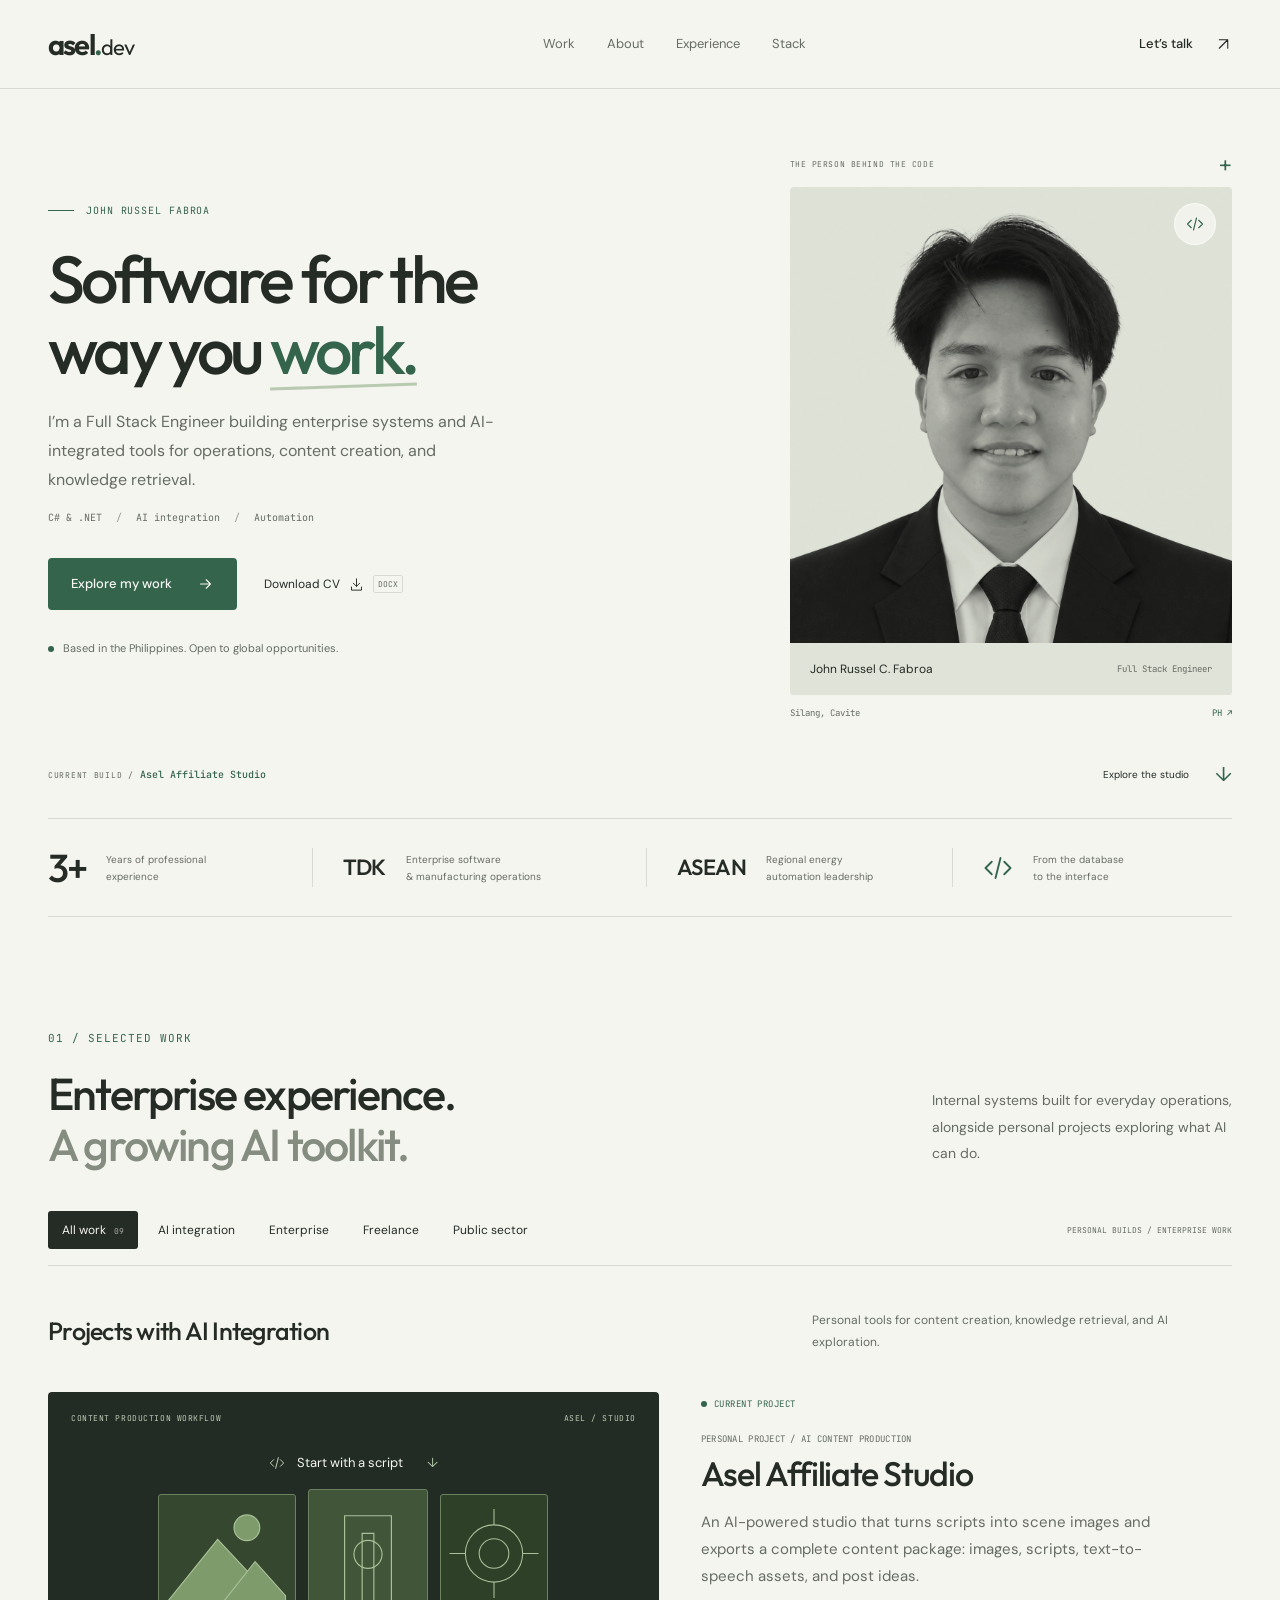
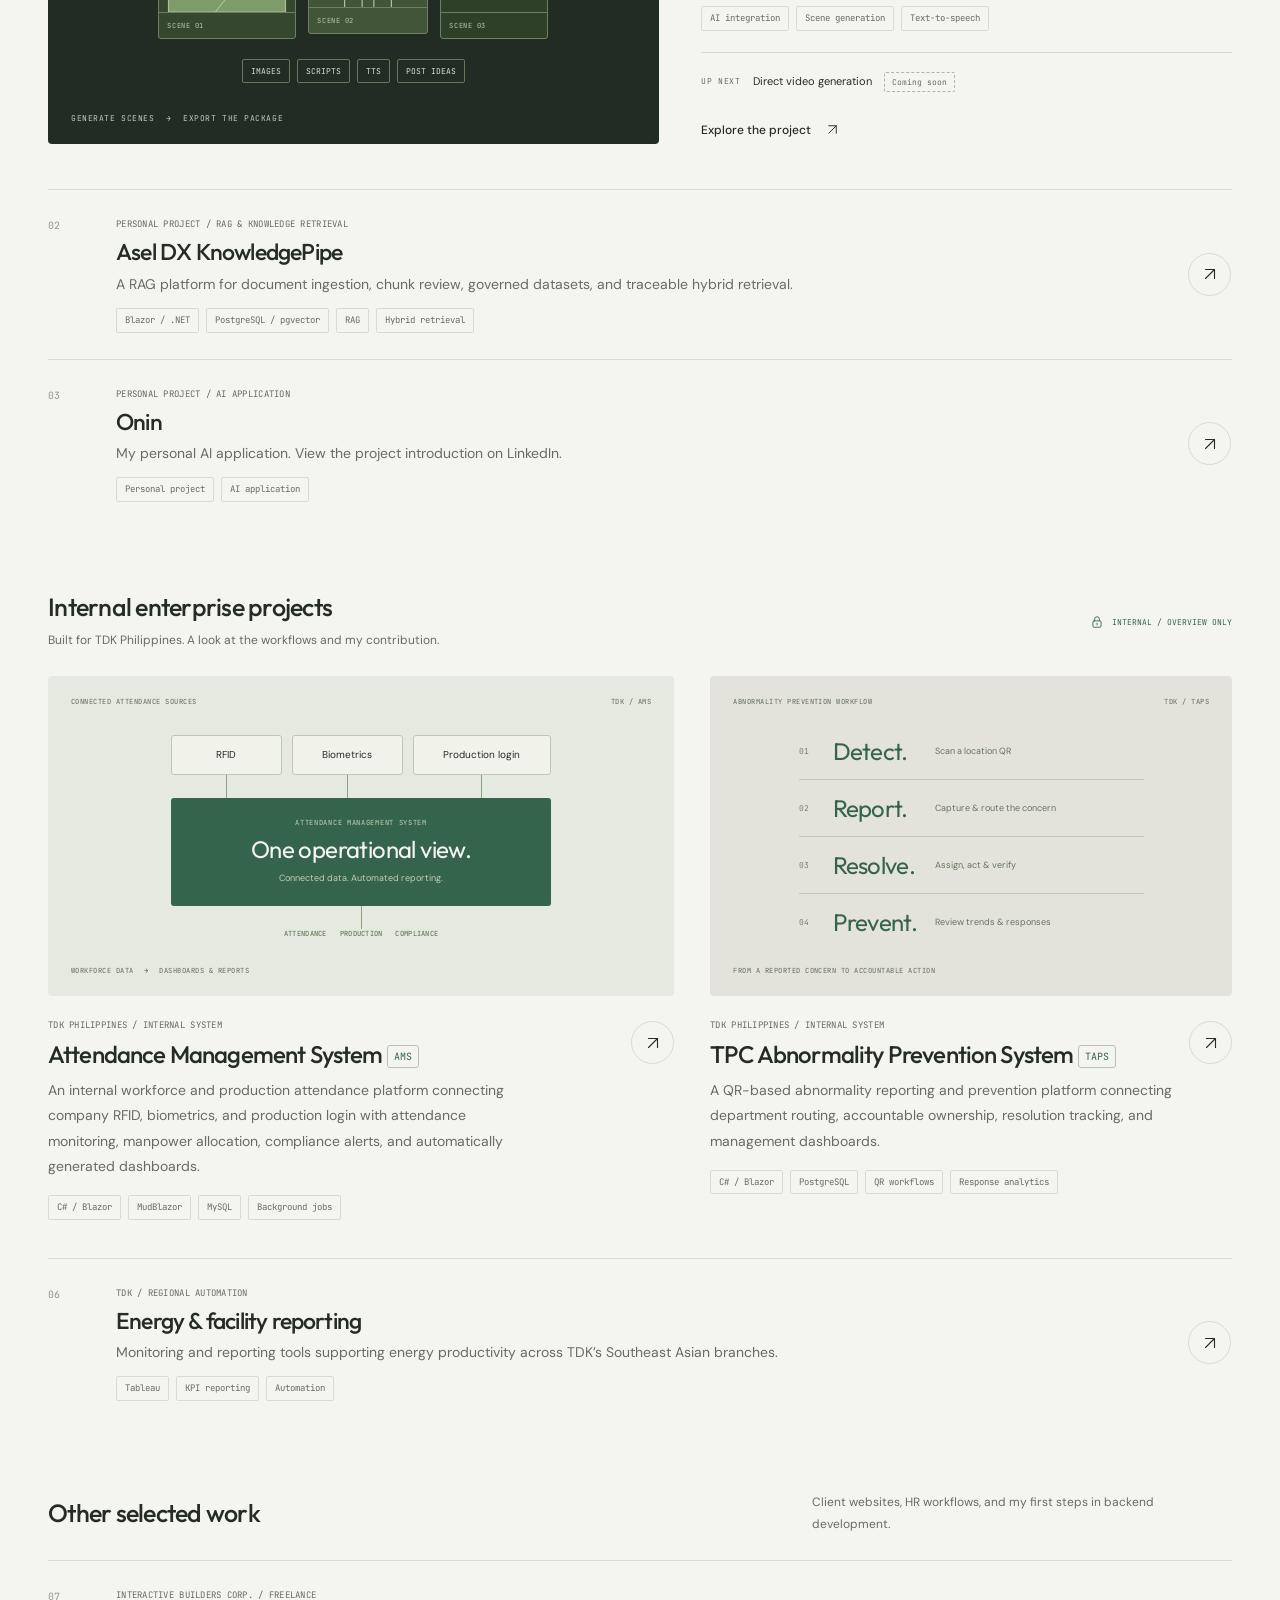
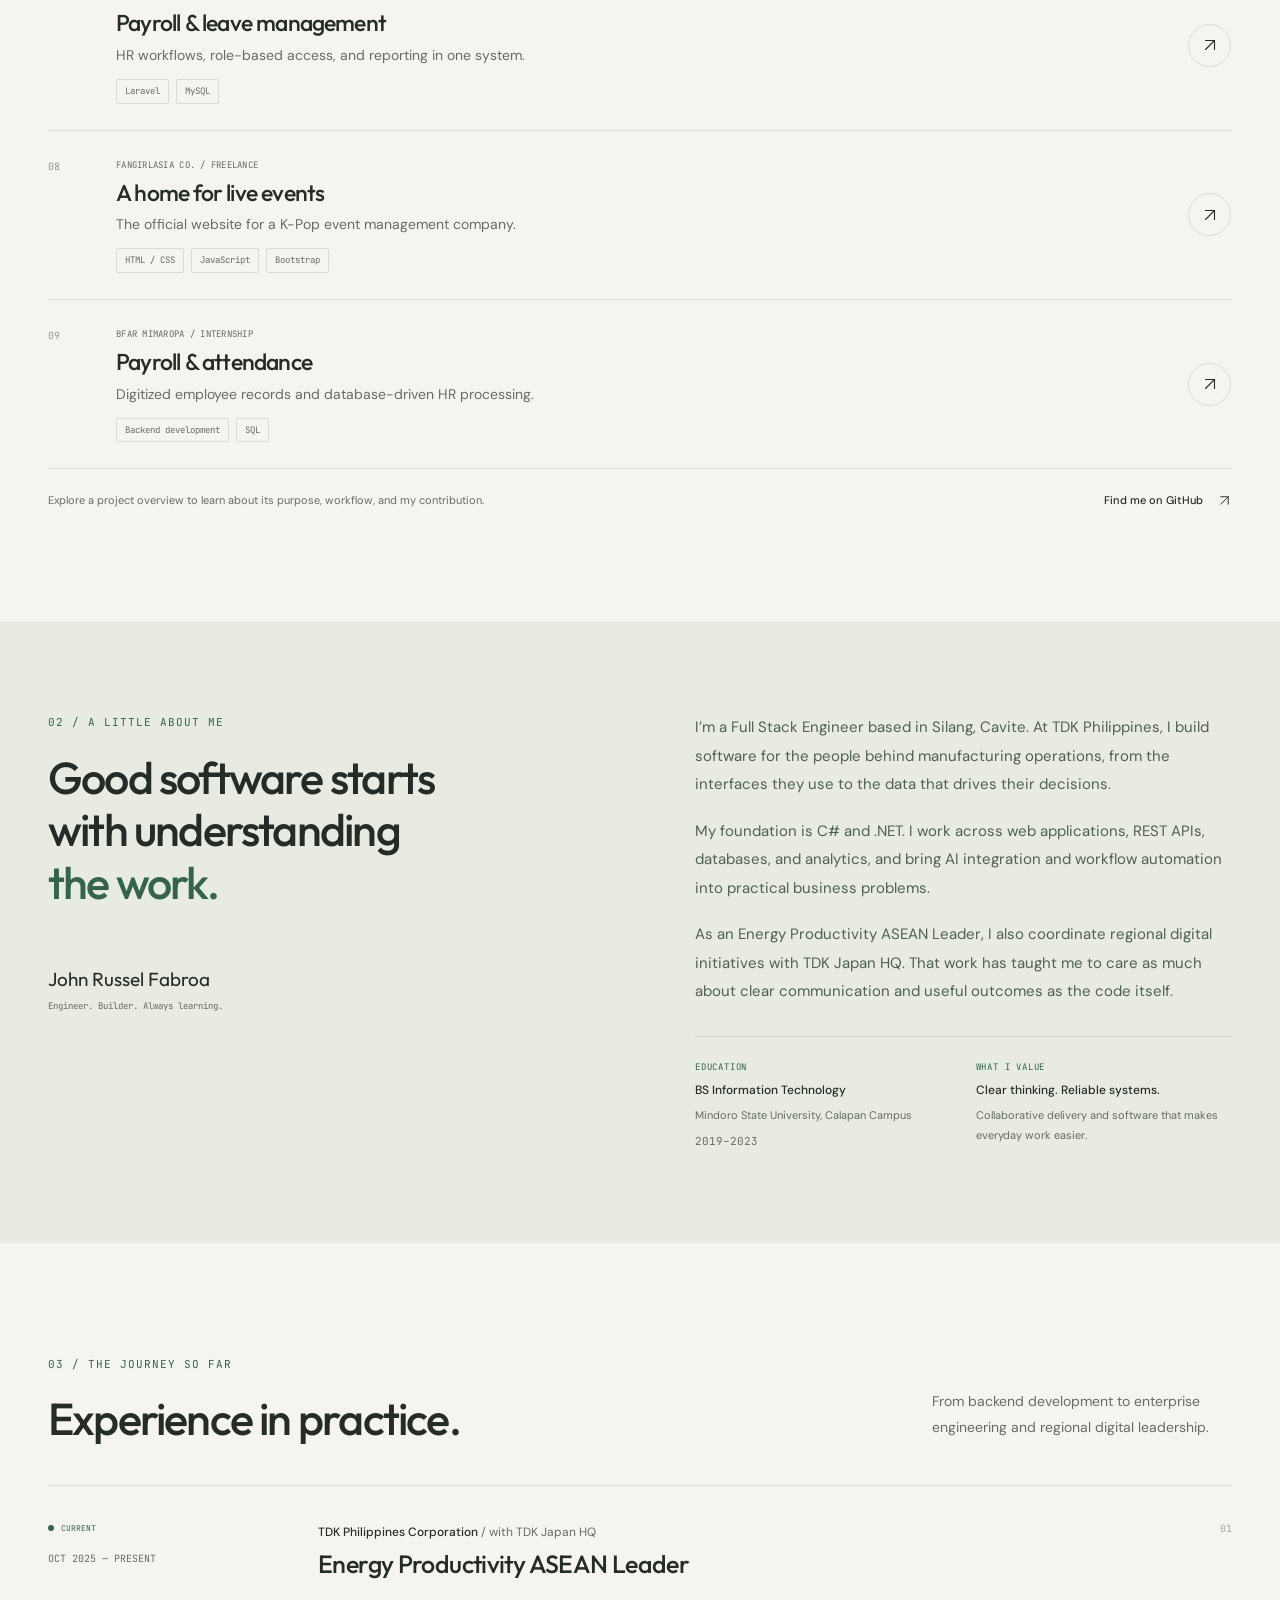
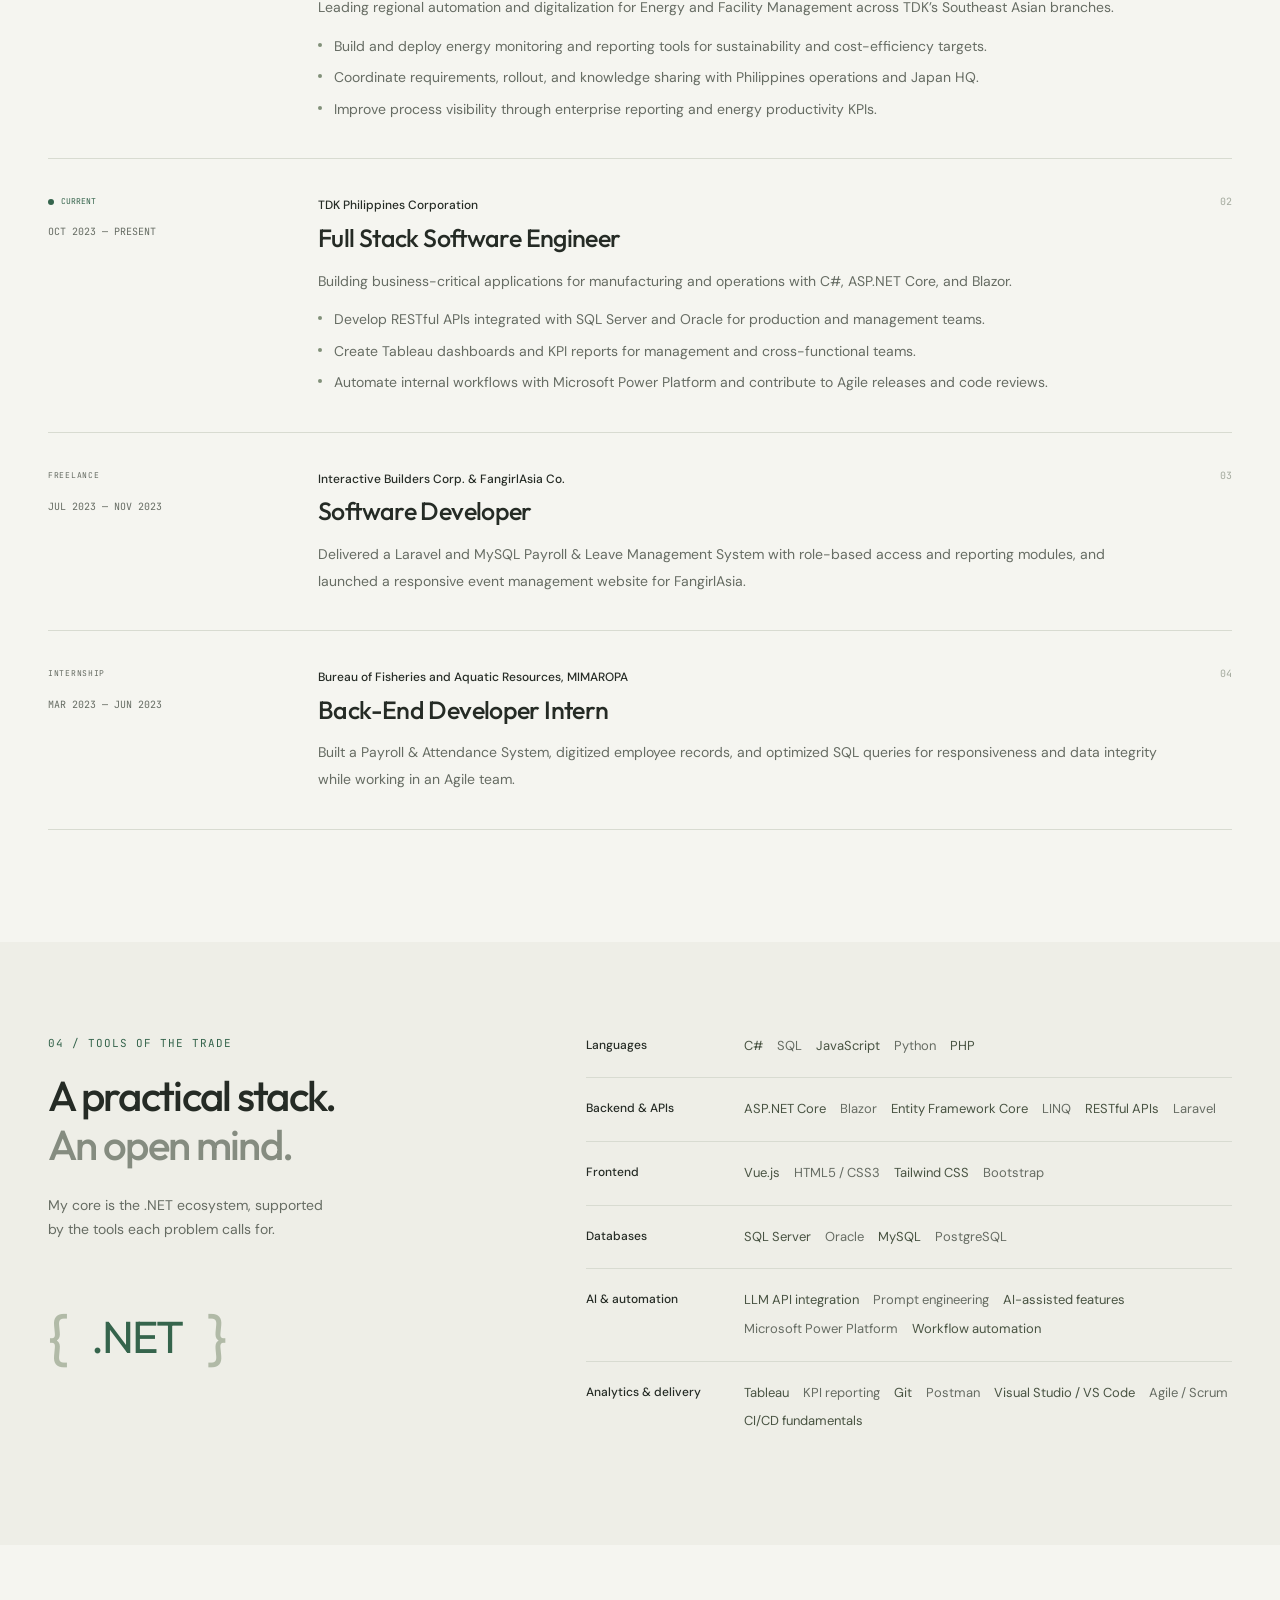
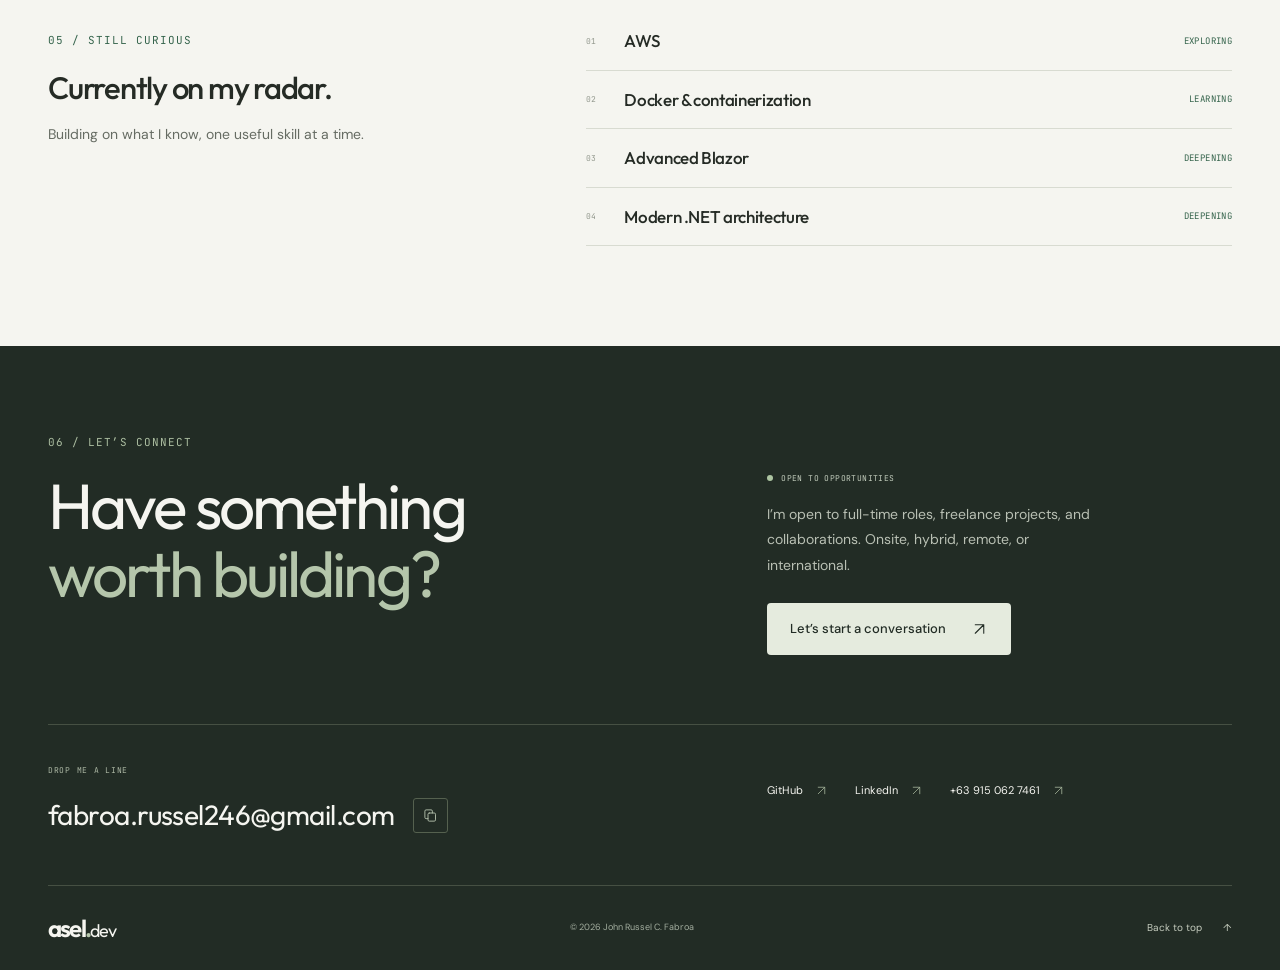
<file: index-v2.html>
<!DOCTYPE html>
<html lang="en">
<head>
  <meta charset="UTF-8">
  <meta name="viewport" content="width=device-width, initial-scale=1">
  <meta name="theme-color" content="#f5f5f0">
  <meta name="description" content="John Russel Fabroa is a Full Stack Engineer specializing in C#, .NET, enterprise applications, AI integration, and automation. Based in Silang, Cavite, Philippines.">
  <meta property="og:type" content="website">
  <meta property="og:title" content="John Russel Fabroa — Full Stack Engineer">
  <meta property="og:description" content="Explore my AI integration projects, Asel Affiliate Studio and KnowledgePipe, alongside internal TDK enterprise systems AMS and TAPS.">
  <meta property="og:url" content="https://russelfabroa.github.io/AselDevPortfolio/index-v2.html">
  <meta property="og:image" content="https://russelfabroa.github.io/AselDevPortfolio/images/russel3.png">
  <title>John Russel Fabroa — Full Stack Engineer</title>
  <link rel="icon" href="images/favicon.svg" type="image/svg+xml">
  <link rel="preconnect" href="https://fonts.googleapis.com">
  <link rel="preconnect" href="https://fonts.gstatic.com" crossorigin>
  <link href="https://fonts.googleapis.com/css2?family=Outfit:wght@400;450;500;550;600;650;700&family=DM+Sans:wght@400;450;500;600&family=JetBrains+Mono:wght@400;500&display=swap" rel="stylesheet">
  <link rel="stylesheet" href="css/portfolio.css">
  <script src="js/portfolio.js" defer></script>
</head>
<body>
  <a class="skip-link" href="#main">Skip to content</a>
  <svg class="icon-definitions" xmlns="http://www.w3.org/2000/svg" aria-hidden="true">
    <symbol id="icon-arrow" viewBox="0 0 24 24"><path d="M5 12h14m-6-6 6 6-6 6"/></symbol>
    <symbol id="icon-diagonal" viewBox="0 0 24 24"><path d="M6 18 18 6M6 6h12v12"/></symbol>
    <symbol id="icon-download" viewBox="0 0 24 24"><path d="M12 3v12m-5-5 5 5 5-5M4 16v5h16v-5"/></symbol>
    <symbol id="icon-code" viewBox="0 0 24 24"><path d="m7 7-5 5 5 5m10-10 5 5-5 5m-3-13-4 16"/></symbol>
    <symbol id="icon-copy" viewBox="0 0 24 24"><rect x="8" y="8" width="12" height="13" rx="2"/><path d="M15 8V5a2 2 0 0 0-2-2H5a2 2 0 0 0-2 2v10a2 2 0 0 0 2 2h3"/></symbol>
    <symbol id="icon-close" viewBox="0 0 24 24"><path d="m6 6 12 12M6 18 18 6"/></symbol>
    <symbol id="icon-lock" viewBox="0 0 24 24"><rect x="5" y="10" width="14" height="11" rx="2"/><path d="M8 10V7a4 4 0 0 1 8 0v3M12 14v3"/></symbol>
    <symbol id="icon-check" viewBox="0 0 24 24"><path d="m5 12 4 4L19 6"/></symbol>
  </svg>

  <header class="site-header">
    <div class="container header-inner">
      <a class="wordmark" href="#hero" aria-label="Asel.dev — back to home">asel<span class="wordmark-dot">.</span><span class="wordmark-suffix">dev</span></a>
      <nav class="desktop-nav" aria-label="Main navigation">
        <a href="#projects">Work</a>
        <a href="#about">About</a>
        <a href="#experience">Experience</a>
        <a href="#skills">Stack</a>
      </nav>
      <a class="header-contact" href="#contact">Let’s talk <svg class="icon" aria-hidden="true"><use href="#icon-diagonal"/></svg></a>
      <button class="menu-toggle" type="button" aria-expanded="false" aria-controls="mobile-nav" aria-label="Open navigation"><span></span><span></span></button>
    </div>
    <nav class="mobile-nav container" id="mobile-nav" aria-label="Mobile navigation" hidden>
      <a href="#projects">Work <span>01</span></a>
      <a href="#about">About <span>02</span></a>
      <a href="#experience">Experience <span>03</span></a>
      <a href="#skills">Stack <span>04</span></a>
      <a href="#contact">Let’s talk <svg class="icon" aria-hidden="true"><use href="#icon-diagonal"/></svg></a>
    </nav>
  </header>

  <main id="main">
    <section class="hero container" id="hero" aria-labelledby="hero-title">
      <div class="hero-copy">
        <p class="eyebrow hero-intro"><span class="small-line"></span> JOHN RUSSEL FABROA</p>
        <h1 id="hero-title">Software for the<br>way you <span class="accent-text">work.</span></h1>
        <p class="hero-description">I’m a Full Stack Engineer building enterprise systems and AI-integrated tools for operations, content creation, and knowledge retrieval.</p>
        <p class="hero-specialty">C# &amp; .NET <span aria-hidden="true">/</span> AI integration <span aria-hidden="true">/</span> Automation</p>
        <div class="hero-actions">
          <a class="button button-primary" href="#projects">Explore my work <svg class="icon" aria-hidden="true"><use href="#icon-arrow"/></svg></a>
          <a class="cv-link" href="documents/John-Russel-Fabroa-CV-2026.docx" download>Download CV <svg class="icon" aria-hidden="true"><use href="#icon-download"/></svg><span class="file-type">DOCX</span></a>
        </div>
        <div class="hero-location"><span class="status-dot" aria-hidden="true"></span><span>Based in the Philippines. Open to global opportunities.</span></div>
      </div>
      <div class="hero-visual">
        <div class="portrait-topline"><span class="eyebrow">THE PERSON BEHIND THE CODE</span><span class="portrait-cross" aria-hidden="true">+</span></div>
        <figure class="portrait">
          <img src="images/russel3.png" alt="John Russel Fabroa in a suit and tie" width="1024" height="1024" fetchpriority="high">
          <div class="portrait-stamp" aria-hidden="true"><svg class="icon"><use href="#icon-code"/></svg></div>
          <figcaption><span>John Russel C. Fabroa</span><span>Full Stack Engineer</span></figcaption>
        </figure>
        <div class="portrait-bottomline"><span>Silang, Cavite</span><span>PH <span aria-hidden="true">↗</span></span></div>
      </div>
      <div class="hero-bottom"><span class="eyebrow">CURRENT BUILD / <strong>Asel Affiliate Studio</strong></span><a href="#affiliate-studio">Explore the studio <span aria-hidden="true">↓</span></a></div>
    </section>

    <div class="credentials container" aria-label="Professional highlights">
      <div class="credential"><strong>3+</strong><span>Years of professional<br>experience</span></div>
      <div class="credential"><span class="credential-word">TDK</span><span>Enterprise software<br>&amp; manufacturing operations</span></div>
      <div class="credential"><span class="credential-word">ASEAN</span><span>Regional energy<br>automation leadership</span></div>
      <div class="credential credential-last"><svg class="icon" aria-hidden="true"><use href="#icon-code"/></svg><span>From the database<br>to the interface</span></div>
    </div>

    <section class="section container" id="projects" aria-labelledby="projects-title">
      <div class="section-heading reveal">
        <div>
          <p class="eyebrow section-index">01 / SELECTED WORK</p>
          <h2 id="projects-title">Enterprise experience.<br><span class="muted-heading">A growing AI toolkit.</span></h2>
        </div>
        <p class="section-description">Internal systems built for everyday operations, alongside personal projects exploring what AI can do.</p>
      </div>
      <div class="work-toolbar reveal">
        <div class="project-filters" role="group" aria-label="Filter projects">
          <button type="button" class="filter-button" data-filter="all" aria-pressed="true">All work <span>09</span></button>
          <button type="button" class="filter-button" data-filter="ai" aria-pressed="false">AI integration</button>
          <button type="button" class="filter-button" data-filter="enterprise" aria-pressed="false">Enterprise</button>
          <button type="button" class="filter-button" data-filter="freelance" aria-pressed="false">Freelance</button>
          <button type="button" class="filter-button" data-filter="public" aria-pressed="false">Public sector</button>
        </div>
        <span class="work-note">PERSONAL BUILDS / ENTERPRISE WORK</span>
      </div>

      <div class="project-group" id="ai-projects" data-project-group aria-labelledby="ai-projects-title">
        <div class="project-group-heading reveal">
          <h3 id="ai-projects-title">Projects with AI Integration</h3>
          <p>Personal tools for content creation, knowledge retrieval, and AI exploration.</p>
        </div>
        <div class="project-grid">
          <article class="project ai-feature reveal" id="affiliate-studio" data-category="ai">
            <div class="project-art studio-art" aria-hidden="true">
              <div class="art-topline"><span>CONTENT PRODUCTION WORKFLOW</span><span>ASEL / STUDIO</span></div>
              <div class="studio-illustration">
                <div class="studio-input"><svg class="icon"><use href="#icon-code"/></svg><span>Start with a script</span><span class="studio-input-arrow">↓</span></div>
                <div class="studio-frames">
                  <div class="studio-frame"><svg viewBox="0 0 100 100"><circle cx="67" cy="28" r="11"/><path d="M0 90 42 38 100 100H0Z"/><path d="m40 100 34-43 26 29v14Z"/></svg><span>SCENE 01</span></div>
                  <div class="studio-frame"><svg viewBox="0 0 100 100"><path d="M30 100V22h40v78M45 100V37h10v63"/><circle cx="50" cy="55" r="12"/></svg><span>SCENE 02</span></div>
                  <div class="studio-frame"><svg viewBox="0 0 100 100"><circle cx="50" cy="50" r="27"/><circle cx="50" cy="50" r="14"/><path d="M50 8v15m0 54v15M8 50h15m54 0h15"/></svg><span>SCENE 03</span></div>
                </div>
                <div class="studio-export"><span>IMAGES</span><span>SCRIPTS</span><span>TTS</span><span>POST IDEAS</span></div>
              </div>
              <div class="art-bottomline"><span>GENERATE SCENES <span class="art-arrow">→</span> EXPORT THE PACKAGE</span></div>
            </div>
            <div class="ai-feature-copy">
              <span class="project-badge"><span class="status-dot" aria-hidden="true"></span> CURRENT PROJECT</span>
              <p class="project-type">PERSONAL PROJECT / AI CONTENT PRODUCTION</p>
              <h4>Asel Affiliate Studio</h4>
              <p class="project-description">An AI-powered studio that turns scripts into scene images and exports a complete content package: images, scripts, text-to-speech assets, and post ideas.</p>
              <div class="project-tags"><span>AI integration</span><span>Scene generation</span><span>Text-to-speech</span></div>
              <div class="feature-roadmap"><span class="eyebrow">UP NEXT</span><span>Direct video generation</span><span class="roadmap-label">Coming soon</span></div>
              <button class="text-link overview-link" type="button" data-project="affiliate" aria-label="Read overview of Asel Affiliate Studio">Explore the project <svg class="icon" aria-hidden="true"><use href="#icon-diagonal"/></svg></button>
            </div>
          </article>
          <article class="project project-compact reveal" data-category="ai">
            <span class="project-number">02</span>
            <div class="compact-content">
              <p class="project-type">PERSONAL PROJECT / RAG &amp; KNOWLEDGE RETRIEVAL</p>
              <h4>Asel DX KnowledgePipe</h4>
              <p class="project-description">A RAG platform for document ingestion, chunk review, governed datasets, and traceable hybrid retrieval.</p>
              <div class="project-tags"><span>Blazor / .NET</span><span>PostgreSQL / pgvector</span><span>RAG</span><span>Hybrid retrieval</span></div>
            </div>
            <button class="project-open" type="button" data-project="knowledgepipe" aria-label="Read overview of Asel DX KnowledgePipe"><svg class="icon" aria-hidden="true"><use href="#icon-diagonal"/></svg></button>
          </article>
          <article class="project project-compact reveal" data-category="ai">
            <span class="project-number">03</span>
            <div class="compact-content">
              <p class="project-type">PERSONAL PROJECT / AI APPLICATION</p>
              <h4>Onin</h4>
              <p class="project-description">My personal AI application. View the project introduction on LinkedIn.</p>
              <div class="project-tags"><span>Personal project</span><span>AI application</span></div>
            </div>
            <a class="project-open" href="https://lnkd.in/p/gQU9wRmu" target="_blank" rel="noopener noreferrer" aria-label="View the Onin project introduction on LinkedIn"><svg class="icon" aria-hidden="true"><use href="#icon-diagonal"/></svg></a>
          </article>
        </div>
      </div>

      <div class="project-group" id="internal-projects" data-project-group aria-labelledby="internal-projects-title">
        <div class="project-group-heading reveal">
          <div><h3 id="internal-projects-title">Internal enterprise projects</h3><p>Built for TDK Philippines. A look at the workflows and my contribution.</p></div>
          <span class="internal-badge"><svg class="icon" aria-hidden="true"><use href="#icon-lock"/></svg> INTERNAL / OVERVIEW ONLY</span>
        </div>
        <div class="project-grid">
          <article class="project project-featured reveal" data-category="enterprise">
            <div class="project-art ams-art" aria-hidden="true">
              <div class="art-topline"><span>CONNECTED ATTENDANCE SOURCES</span><span>TDK / AMS</span></div>
              <div class="ams-workflow">
                <div class="ams-sources"><span>RFID</span><span>Biometrics</span><span>Production login</span></div>
                <div class="ams-source-lines"><span></span><span></span><span></span></div>
                <div class="ams-core"><span class="node-label">ATTENDANCE MANAGEMENT SYSTEM</span><strong>One operational view.</strong><span>Connected data. Automated reporting.</span></div>
                <div class="ams-output-line"></div>
                <div class="ams-outputs"><span>ATTENDANCE</span><span>PRODUCTION</span><span>COMPLIANCE</span></div>
              </div>
              <div class="art-bottomline"><span>WORKFORCE DATA <span class="art-arrow">→</span> DASHBOARDS &amp; REPORTS</span></div>
            </div>
            <div class="project-caption">
              <div><p class="project-type">TDK PHILIPPINES / INTERNAL SYSTEM</p><h4>Attendance Management System <span class="project-acronym">AMS</span></h4></div>
              <button class="project-open" type="button" data-project="ams" aria-label="Read overview of Attendance Management System (AMS)"><svg class="icon" aria-hidden="true"><use href="#icon-diagonal"/></svg></button>
            </div>
            <p class="project-description">An internal workforce and production attendance platform connecting company RFID, biometrics, and production login with attendance monitoring, manpower allocation, compliance alerts, and automatically generated dashboards.</p>
            <div class="project-tags"><span>C# / Blazor</span><span>MudBlazor</span><span>MySQL</span><span>Background jobs</span></div>
          </article>
          <article class="project project-featured reveal" data-category="enterprise" style="--reveal-delay: 100ms">
            <div class="project-art taps-art" aria-hidden="true">
              <div class="art-topline"><span>ABNORMALITY PREVENTION WORKFLOW</span><span>TDK / TAPS</span></div>
              <div class="taps-workflow">
                <div><span class="taps-step">01</span><strong>Detect.</strong><span>Scan a location QR</span></div>
                <div><span class="taps-step">02</span><strong>Report.</strong><span>Capture &amp; route the concern</span></div>
                <div><span class="taps-step">03</span><strong>Resolve.</strong><span>Assign, act &amp; verify</span></div>
                <div><span class="taps-step">04</span><strong>Prevent.</strong><span>Review trends &amp; responses</span></div>
              </div>
              <div class="art-bottomline"><span>FROM A REPORTED CONCERN TO ACCOUNTABLE ACTION</span></div>
            </div>
            <div class="project-caption">
              <div><p class="project-type">TDK PHILIPPINES / INTERNAL SYSTEM</p><h4>TPC Abnormality Prevention System <span class="project-acronym">TAPS</span></h4></div>
              <button class="project-open" type="button" data-project="taps" aria-label="Read overview of TPC Abnormality Prevention System (TAPS)"><svg class="icon" aria-hidden="true"><use href="#icon-diagonal"/></svg></button>
            </div>
            <p class="project-description">A QR-based abnormality reporting and prevention platform connecting department routing, accountable ownership, resolution tracking, and management dashboards.</p>
            <div class="project-tags"><span>C# / Blazor</span><span>PostgreSQL</span><span>QR workflows</span><span>Response analytics</span></div>
          </article>
          <article class="project project-compact reveal" data-category="enterprise">
            <span class="project-number">06</span>
            <div class="compact-content">
              <p class="project-type">TDK / REGIONAL AUTOMATION</p>
              <h4>Energy &amp; facility reporting</h4>
              <p class="project-description">Monitoring and reporting tools supporting energy productivity across TDK’s Southeast Asian branches.</p>
              <div class="project-tags"><span>Tableau</span><span>KPI reporting</span><span>Automation</span></div>
            </div>
            <button class="project-open" type="button" data-project="energy" aria-label="Read overview of Energy and facility reporting"><svg class="icon" aria-hidden="true"><use href="#icon-diagonal"/></svg></button>
          </article>
        </div>
      </div>

      <div class="project-group" id="other-projects" data-project-group aria-labelledby="other-projects-title">
        <div class="project-group-heading reveal"><h3 id="other-projects-title">Other selected work</h3><p>Client websites, HR workflows, and my first steps in backend development.</p></div>
        <div class="project-grid">
          <article class="project project-compact reveal" data-category="freelance">
            <span class="project-number">07</span>
            <div class="compact-content"><p class="project-type">INTERACTIVE BUILDERS CORP. / FREELANCE</p><h4>Payroll &amp; leave management</h4><p class="project-description">HR workflows, role-based access, and reporting in one system.</p><div class="project-tags"><span>Laravel</span><span>MySQL</span></div></div>
            <button class="project-open" type="button" data-project="payroll" aria-label="Read overview of Payroll and leave management"><svg class="icon" aria-hidden="true"><use href="#icon-diagonal"/></svg></button>
          </article>
          <article class="project project-compact reveal" data-category="freelance">
            <span class="project-number">08</span>
            <div class="compact-content"><p class="project-type">FANGIRLASIA CO. / FREELANCE</p><h4>A home for live events</h4><p class="project-description">The official website for a K-Pop event management company.</p><div class="project-tags"><span>HTML / CSS</span><span>JavaScript</span><span>Bootstrap</span></div></div>
            <button class="project-open" type="button" data-project="events" aria-label="Read overview of the FangirlAsia event website"><svg class="icon" aria-hidden="true"><use href="#icon-diagonal"/></svg></button>
          </article>
          <article class="project project-compact reveal" data-category="public">
            <span class="project-number">09</span>
            <div class="compact-content"><p class="project-type">BFAR MIMAROPA / INTERNSHIP</p><h4>Payroll &amp; attendance</h4><p class="project-description">Digitized employee records and database-driven HR processing.</p><div class="project-tags"><span>Backend development</span><span>SQL</span></div></div>
            <button class="project-open" type="button" data-project="bfar" aria-label="Read overview of BFAR Payroll and attendance"><svg class="icon" aria-hidden="true"><use href="#icon-diagonal"/></svg></button>
          </article>
        </div>
      </div>
      <p class="project-results sr-only" id="project-results" role="status" aria-live="polite">Showing all 9 projects.</p>
      <div class="projects-footer"><span>Explore a project overview to learn about its purpose, workflow, and my contribution.</span><a class="text-link" href="https://github.com/RusselFabroa" target="_blank" rel="noopener noreferrer">Find me on GitHub <svg class="icon" aria-hidden="true"><use href="#icon-diagonal"/></svg></a></div>
    </section>

    <section class="about-section" id="about" aria-labelledby="about-title">
      <div class="container about-grid">
        <div class="reveal"><p class="eyebrow section-index">02 / A LITTLE ABOUT ME</p><h2 id="about-title">Good software starts<br>with understanding<br><span class="about-accent">the work.</span></h2><div class="about-signature">John Russel Fabroa <span>Engineer. Builder. Always learning.</span></div></div>
        <div class="about-copy reveal"><p>I’m a Full Stack Engineer based in Silang, Cavite. At TDK Philippines, I build software for the people behind manufacturing operations, from the interfaces they use to the data that drives their decisions.</p><p>My foundation is C# and .NET. I work across web applications, REST APIs, databases, and analytics, and bring AI integration and workflow automation into practical business problems.</p><p>As an Energy Productivity ASEAN Leader, I also coordinate regional digital initiatives with TDK Japan HQ. That work has taught me to care as much about clear communication and useful outcomes as the code itself.</p><div class="about-facts"><div><span class="eyebrow">EDUCATION</span><strong>BS Information Technology</strong><span>Mindoro State University, Calapan Campus</span><span class="mono">2019–2023</span></div><div><span class="eyebrow">WHAT I VALUE</span><strong>Clear thinking. Reliable systems.</strong><span>Collaborative delivery and software that makes everyday work easier.</span></div></div></div>
      </div>
    </section>

    <section class="section container" id="experience" aria-labelledby="experience-title">
      <div class="section-heading reveal"><div><p class="eyebrow section-index">03 / THE JOURNEY SO FAR</p><h2 id="experience-title">Experience in practice.</h2></div><p class="section-description">From backend development to enterprise engineering and regional digital leadership.</p></div>
      <div class="experience-list">
        <article class="experience-item reveal"><div class="experience-period"><span class="current-label"><span class="status-dot" aria-hidden="true"></span> CURRENT</span><span>OCT 2025 — PRESENT</span></div><div class="experience-content"><p class="experience-company">TDK Philippines Corporation <span>/ with TDK Japan HQ</span></p><h3>Energy Productivity ASEAN Leader</h3><p>Leading regional automation and digitalization for Energy and Facility Management across TDK’s Southeast Asian branches.</p><ul><li>Build and deploy energy monitoring and reporting tools for sustainability and cost-efficiency targets.</li><li>Coordinate requirements, rollout, and knowledge sharing with Philippines operations and Japan HQ.</li><li>Improve process visibility through enterprise reporting and energy productivity KPIs.</li></ul></div><span class="experience-mark" aria-hidden="true">01</span></article>
        <article class="experience-item reveal"><div class="experience-period"><span class="current-label"><span class="status-dot" aria-hidden="true"></span> CURRENT</span><span>OCT 2023 — PRESENT</span></div><div class="experience-content"><p class="experience-company">TDK Philippines Corporation</p><h3>Full Stack Software Engineer</h3><p>Building business-critical applications for manufacturing and operations with C#, ASP.NET Core, and Blazor.</p><ul><li>Develop RESTful APIs integrated with SQL Server and Oracle for production and management teams.</li><li>Create Tableau dashboards and KPI reports for management and cross-functional teams.</li><li>Automate internal workflows with Microsoft Power Platform and contribute to Agile releases and code reviews.</li></ul></div><span class="experience-mark" aria-hidden="true">02</span></article>
        <article class="experience-item reveal"><div class="experience-period"><span class="eyebrow">FREELANCE</span><span>JUL 2023 — NOV 2023</span></div><div class="experience-content"><p class="experience-company">Interactive Builders Corp. &amp; FangirlAsia Co.</p><h3>Software Developer</h3><p>Delivered a Laravel and MySQL Payroll &amp; Leave Management System with role-based access and reporting modules, and launched a responsive event management website for FangirlAsia.</p></div><span class="experience-mark" aria-hidden="true">03</span></article>
        <article class="experience-item reveal"><div class="experience-period"><span class="eyebrow">INTERNSHIP</span><span>MAR 2023 — JUN 2023</span></div><div class="experience-content"><p class="experience-company">Bureau of Fisheries and Aquatic Resources, MIMAROPA</p><h3>Back-End Developer Intern</h3><p>Built a Payroll &amp; Attendance System, digitized employee records, and optimized SQL queries for responsiveness and data integrity while working in an Agile team.</p></div><span class="experience-mark" aria-hidden="true">04</span></article>
      </div>
    </section>

    <section class="stack-section" id="skills" aria-labelledby="skills-title">
      <div class="container stack-grid"><div class="stack-heading reveal"><p class="eyebrow section-index">04 / TOOLS OF THE TRADE</p><h2 id="skills-title">A practical stack.<br><span class="muted-heading">An open mind.</span></h2><p>My core is the .NET ecosystem, supported by the tools each problem calls for.</p><div class="stack-emblem" aria-hidden="true"><span>{</span><span>.NET</span><span>}</span></div></div><dl class="stack-list reveal"><div><dt>Languages</dt><dd>C# <span>SQL</span> JavaScript <span>Python</span> PHP</dd></div><div><dt>Backend &amp; APIs</dt><dd>ASP.NET Core <span>Blazor</span> Entity Framework Core <span>LINQ</span> RESTful APIs <span>Laravel</span></dd></div><div><dt>Frontend</dt><dd>Vue.js <span>HTML5 / CSS3</span> Tailwind CSS <span>Bootstrap</span></dd></div><div><dt>Databases</dt><dd>SQL Server <span>Oracle</span> MySQL <span>PostgreSQL</span></dd></div><div><dt>AI &amp; automation</dt><dd>LLM API integration <span>Prompt engineering</span> AI-assisted features <span>Microsoft Power Platform</span> Workflow automation</dd></div><div><dt>Analytics &amp; delivery</dt><dd>Tableau <span>KPI reporting</span> Git <span>Postman</span> Visual Studio / VS Code <span>Agile / Scrum</span> CI/CD fundamentals</dd></div></dl></div>
    </section>

    <section class="learning-section container" id="learning" aria-labelledby="learning-title"><div class="learning-intro reveal"><p class="eyebrow section-index">05 / STILL CURIOUS</p><h2 id="learning-title">Currently on my radar.</h2><p>Building on what I know, one useful skill at a time.</p></div><div class="learning-list reveal"><div><span class="learning-number">01</span><h3>AWS</h3><span class="learning-status">EXPLORING</span></div><div><span class="learning-number">02</span><h3>Docker &amp; containerization</h3><span class="learning-status">LEARNING</span></div><div><span class="learning-number">03</span><h3>Advanced Blazor</h3><span class="learning-status">DEEPENING</span></div><div><span class="learning-number">04</span><h3>Modern .NET architecture</h3><span class="learning-status">DEEPENING</span></div></div></section>

    <section class="contact-section" id="contact" aria-labelledby="contact-title"><div class="container"><div class="contact-heading reveal"><div><p class="eyebrow section-index">06 / LET’S CONNECT</p><h2 id="contact-title">Have something<br><span>worth building?</span></h2></div><div class="contact-intro"><span class="contact-availability"><span class="status-dot" aria-hidden="true"></span> OPEN TO OPPORTUNITIES</span><p>I’m open to full-time roles, freelance projects, and collaborations. Onsite, hybrid, remote, or international.</p><a class="button button-light" href="mailto:fabroa.russel246@gmail.com">Let’s start a conversation <svg class="icon" aria-hidden="true"><use href="#icon-diagonal"/></svg></a></div></div><div class="contact-details"><div class="email-block"><span class="eyebrow">DROP ME A LINE</span><div class="email-row"><a href="mailto:fabroa.russel246@gmail.com">fabroa.russel246@gmail.com</a><button class="copy-button" type="button" id="copy-email" aria-label="Copy email address"><svg class="icon" aria-hidden="true"><use href="#icon-copy"/></svg></button></div><p id="copy-status" class="copy-status" role="status" aria-live="polite"></p></div><div class="social-links"><a href="https://github.com/RusselFabroa" target="_blank" rel="noopener noreferrer">GitHub <svg class="icon" aria-hidden="true"><use href="#icon-diagonal"/></svg></a><a href="https://www.linkedin.com/in/john-russel-fabroa-a57590146" target="_blank" rel="noopener noreferrer">LinkedIn <svg class="icon" aria-hidden="true"><use href="#icon-diagonal"/></svg></a><a href="tel:+639150627461">+63 915 062 7461 <svg class="icon" aria-hidden="true"><use href="#icon-diagonal"/></svg></a></div></div><footer class="site-footer"><a class="wordmark" href="#hero">asel<span class="wordmark-dot">.</span><span class="wordmark-suffix">dev</span></a><p>© <span id="year">2026</span> John Russel C. Fabroa</p><a class="back-top" href="#hero">Back to top <span aria-hidden="true">↑</span></a></footer></div></section>
  </main>

  <dialog class="project-dialog" id="project-dialog" aria-labelledby="dialog-title" aria-describedby="dialog-description">
    <div class="dialog-topline"><span class="eyebrow" id="dialog-category"></span><button class="dialog-close" type="button" aria-label="Close project overview" autofocus><svg class="icon" aria-hidden="true"><use href="#icon-close"/></svg></button></div>
    <h2 id="dialog-title"></h2><p class="dialog-description" id="dialog-description"></p><h3>My contribution</h3><ul id="dialog-contributions"></ul><h3>Tools &amp; technologies</h3><div class="project-tags" id="dialog-stack"></div><p class="dialog-note" id="dialog-note"></p><a class="text-link" href="mailto:fabroa.russel246@gmail.com">Talk to me about this work <svg class="icon" aria-hidden="true"><use href="#icon-diagonal"/></svg></a>
  </dialog>
  <noscript><style>.menu-toggle, .project-filters, .project-open, .copy-button { display: none; } @media (max-width: 767px) { .desktop-nav { display: flex; flex-wrap: wrap; gap: 12px; font-size: 12px; } .header-inner { flex-wrap: wrap; } }</style></noscript>
</body>
</html>
</file>
<file: css/portfolio.css>
/* A quiet, editorial system: paper, ink, and one evergreen accent. */
:root {
  --paper: #f5f5f0;
  --surface: #eeeee7;
  --ink: #252b25;
  --muted: #666c63;
  --line: #d8dbd1;
  --green: #35644c;
  --sage: #e7ebe1;
  --dark: #222c25;
  --font-heading: 'Outfit', sans-serif;
  --font-body: 'DM Sans', sans-serif;
  --font-mono: 'JetBrains Mono', monospace;
  --ease: cubic-bezier(.16, 1, .3, 1);
}
*, *::before, *::after { box-sizing: border-box; }
html { scroll-behavior: smooth; scroll-padding-top: 110px; }
body { margin: 0; background: var(--paper); color: var(--ink); font-family: var(--font-body); font-size: 15px; line-height: 1.7; -webkit-font-smoothing: antialiased; }
body.modal-open { overflow: hidden; }
::selection { background: #cddbc9; color: var(--ink); }
a { color: inherit; text-decoration: none; }
button { font: inherit; color: inherit; cursor: pointer; }
button, a { -webkit-tap-highlight-color: transparent; }
button:active, .button:active { transform: scale(.98); }
button:disabled { cursor: wait; }
button:focus-visible, a:focus-visible, dialog:focus-visible { outline: 2px solid var(--green); outline-offset: 5px; }
h1, h2, h3, h4, p, figure, dl, dd { margin: 0; }
h1, h2, h3, h4 { font-family: var(--font-heading); font-weight: 500; line-height: 1.15; }
img { max-width: 100%; height: auto; display: block; }
svg { display: block; }
[hidden] { display: none !important; }
.container { width: min(1200px, calc(100% - 96px)); margin-inline: auto; }
.icon { width: 20px; height: 20px; flex-shrink: 0; fill: none; stroke: currentColor; stroke-width: 1.5; stroke-linecap: round; stroke-linejoin: round; }
.icon-definitions { position: absolute; width: 0; height: 0; overflow: hidden; }
.eyebrow, .mono { font-family: var(--font-mono); }
.eyebrow { font-size: 10px; line-height: 1.7; font-weight: 400; letter-spacing: .09em; }
.sr-only { position: absolute; width: 1px; height: 1px; margin: -1px; padding: 0; overflow: hidden; clip: rect(0, 0, 0, 0); white-space: nowrap; border: 0; }
.skip-link { position: fixed; top: 12px; left: 12px; z-index: 4; padding: 12px 20px; background: var(--ink); color: var(--paper); transform: translateY(-150%); }
.skip-link:focus { transform: translateY(0); }
.site-header { position: sticky; top: 0; z-index: 2; background: rgb(245 245 240 / 94%); border-bottom: 1px solid var(--line); backdrop-filter: blur(16px); }
.header-inner { display: flex; align-items: center; justify-content: space-between; min-height: 88px; gap: 24px; }
.wordmark { font-family: var(--font-heading); font-weight: 650; font-size: 29px; letter-spacing: -1.8px; line-height: 1; }
.wordmark-dot { color: var(--green); }
.wordmark-suffix { font-weight: 400; font-size: 22px; letter-spacing: -1px; }
.desktop-nav { display: flex; gap: 32px; margin-left: 76px; }
.desktop-nav a { position: relative; font-size: 13px; color: var(--muted); transition: color .2s; }
.desktop-nav a::after { position: absolute; content: ''; height: 2px; inset: auto 0 -8px; background: var(--green); transform: scaleX(0); transform-origin: left; transition: transform .3s var(--ease); }
.desktop-nav a:hover, .desktop-nav a[aria-current] { color: var(--ink); }
.desktop-nav a[aria-current]::after { transform: scaleX(1); }
.header-contact { display: flex; align-items: center; gap: 22px; font-size: 13px; font-weight: 500; }
.header-contact .icon { width: 17px; transition: transform .3s var(--ease); }
.header-contact:hover .icon { transform: translate(2px, -2px); }
.menu-toggle, .mobile-nav { display: none; }

/* Introduction */
.hero { display: grid; grid-template-columns: 1.45fr 1fr; gap: 0 100px; padding-top: 64px; padding-bottom: 27px; align-items: center; }
.hero-copy { padding-bottom: 12px; }
.hero-intro { display: flex; align-items: center; gap: 12px; margin-bottom: 24px; color: var(--green); }
.small-line { width: 26px; height: 1px; background: var(--green); }
.hero h1 { font-size: clamp(48px, 5.2vw, 72px); letter-spacing: -.055em; line-height: 1.06; font-weight: 500; }
.accent-text { position: relative; color: var(--green); }
.accent-text::after { content: ''; position: absolute; bottom: 3px; left: 0; right: 0; height: 3px; background: #b8cbb0; transform: rotate(-2deg); }
.hero-description { margin-top: 24px; font-size: 16px; max-width: 460px; color: var(--muted); line-height: 1.8; }
.hero-specialty { font-family: var(--font-mono); font-size: 10px; margin-top: 15px; color: var(--muted); }
.hero-specialty span { margin-inline: 8px; color: #969c90; }
.hero-actions { display: flex; flex-wrap: wrap; align-items: center; gap: 27px; margin-top: 32px; }
.button { display: inline-flex; align-items: center; justify-content: center; gap: 25px; padding: 15px 22px; min-height: 52px; border: 1px solid transparent; border-radius: 4px; font-size: 13px; font-weight: 500; line-height: 1.4; transition: transform .35s var(--ease), background .25s, box-shadow .3s; }
.button-primary { color: #f6f8f3; background: var(--green); }
.button-primary:hover { background: #284e3a; transform: translateY(-2px); box-shadow: 0 6px 14px rgb(37 59 41 / 10%); }
.button .icon { width: 17px; transition: transform .3s var(--ease); }
.button:hover .icon { transform: translateX(3px); }
.cv-link { display: inline-flex; align-items: center; gap: 9px; font-size: 12px; padding-block: 12px; }
.cv-link .icon { width: 15px; height: 15px; }
.cv-link:hover { color: var(--green); }
.file-type { font: 8px var(--font-mono); color: var(--muted); border: 1px solid var(--line); padding: 3px 4px; border-radius: 2px; }
.hero-location { display: flex; align-items: center; gap: 9px; font-size: 11px; margin-top: 29px; color: var(--muted); }
.status-dot { display: inline-block; width: 6px; height: 6px; background: var(--green); border-radius: 50%; flex-shrink: 0; animation: breathe 3s ease-in-out infinite; }
.portrait-topline, .portrait-bottomline { display: flex; justify-content: space-between; align-items: center; color: var(--muted); }
.portrait-topline { margin-bottom: 11px; }
.portrait-topline .eyebrow { font-size: 8px; letter-spacing: .07em; }
.portrait-cross { font-size: 23px; font-weight: 400; line-height: 1; color: var(--green); }
.portrait { position: relative; background: #e0e3d8; border-radius: 4px; overflow: hidden; }
.portrait img { width: 100%; aspect-ratio: 1 / 1.03; object-fit: cover; object-position: center top; filter: grayscale(100%); mix-blend-mode: multiply; }
.portrait-stamp { position: absolute; right: 16px; top: 16px; width: 42px; height: 42px; display: grid; place-items: center; background: rgb(245 245 240 / 85%); border: 1px solid rgb(255 255 255 / 60%); border-radius: 50%; color: var(--green); }
.portrait-stamp .icon { width: 18px; }
.portrait figcaption { padding: 16px 20px; display: flex; justify-content: space-between; align-items: center; background: #e0e3d8; gap: 10px; font-size: 12px; }
.portrait figcaption span:last-child { color: var(--muted); font: 9px var(--font-mono); }
.portrait-bottomline { margin-top: 12px; font: 9px var(--font-mono); }
.portrait-bottomline span:last-child { color: var(--green); }
.hero-bottom { grid-column: 1 / -1; display: flex; align-items: center; justify-content: space-between; padding-top: 38px; }
.hero-bottom .eyebrow { font-size: 8px; color: var(--muted); }
.hero-bottom .eyebrow strong { font-size: 10px; font-weight: 500; color: var(--green); letter-spacing: 0; }
.hero-bottom a { display: flex; align-items: center; gap: 26px; font-size: 10px; }
.hero-bottom a span { color: var(--green); font-size: 20px; }
.hero-copy, .hero-visual { animation: enter .8s var(--ease) both; }
.hero-visual { animation-delay: .12s; }
.credentials { display: grid; grid-template-columns: .95fr 1.2fr 1.1fr 1fr; border-block: 1px solid var(--line); padding-block: 29px; }
.credential { display: flex; align-items: center; gap: 20px; padding-inline: 30px; border-right: 1px solid var(--line); }
.credential:first-child { padding-left: 0; }
.credential:last-child { padding-right: 0; border: 0; }
.credential strong { font-family: var(--font-heading); font-weight: 500; font-size: 39px; line-height: 1; letter-spacing: -2px; }
.credential-word { font-family: var(--font-heading); font-size: 22px; font-weight: 550; letter-spacing: -.6px; }
.credential > span:last-child { font-size: 10px; color: var(--muted); line-height: 1.7; }
.credential-last .icon { width: 30px; height: 30px; color: var(--green); }

/* Project gallery */
.section { padding-block: 112px; }
.section-heading { display: flex; justify-content: space-between; gap: 40px; align-items: end; margin-bottom: 40px; }
.section-index { color: var(--green); margin-bottom: 20px; font-size: 11px; }
h2 { font-size: clamp(32px, 3.5vw, 48px); letter-spacing: -.04em; }
.muted-heading { color: #858c80; }
.section-description { width: 300px; font-size: 14px; color: var(--muted); line-height: 1.9; padding-bottom: 4px; }
.work-toolbar { display: flex; align-items: center; justify-content: space-between; gap: 16px; border-bottom: 1px solid var(--line); margin-bottom: 30px; padding-bottom: 16px; }
.project-filters { display: flex; gap: 6px; flex-wrap: wrap; }
.filter-button { border: 1px solid transparent; background: transparent; font-size: 12px; padding: 8px 13px; border-radius: 3px; min-height: 36px; transition: background .2s, color .2s; }
.filter-button span { margin-left: 5px; font: 8px var(--font-mono); opacity: .65; }
.filter-button[aria-pressed="true"] { background: var(--ink); color: var(--paper); }
.filter-button:hover:not([aria-pressed="true"]) { background: var(--surface); }
.work-note { font: 8px var(--font-mono); color: var(--muted); }
.project-grid { display: grid; grid-template-columns: 1.2fr 1fr; gap: 0 36px; }
.project { min-width: 0; }
.project-art { position: relative; height: 320px; border-radius: 4px; padding: 21px 23px; display: flex; flex-direction: column; justify-content: space-between; overflow: hidden; }
.architecture-art { background: #e5e9df; }
.energy-art { background: #e4e3db; }
.art-topline, .art-bottomline { display: flex; justify-content: space-between; align-items: center; gap: 10px; font: 7px var(--font-mono); letter-spacing: .07em; color: #626e5b; }
.art-bottomline .icon { width: 16px; height: 16px; }
.architecture { max-width: 270px; width: 100%; margin: auto; display: grid; grid-template-columns: 1fr; text-align: center; }
.architecture-node { display: grid; gap: 3px; padding: 12px 18px; border: 1px solid #c0c9b8; background: #f4f5ef; border-radius: 4px; }
.node-label { font: 6px var(--font-mono); letter-spacing: .1em; color: #727e68; }
.architecture-node strong { font: 500 20px var(--font-heading); letter-spacing: -.4px; }
.architecture-node > span:last-child { font-size: 8px; color: #727e68; }
.architecture-connector { display: flex; align-items: center; flex-direction: column; font: 6px var(--font-mono); gap: 3px; color: var(--green); }
.architecture-connector > span:first-child, .architecture-connector > span:last-child { height: 8px; width: 1px; background: #879d7c; }
.node-api { background: var(--green); color: var(--paper); border-color: var(--green); }
.node-api .node-label, .node-api > span:last-child { color: #c4d2bd; }
.architecture-databases { position: relative; display: grid; grid-template-columns: 1fr 1fr; gap: 14px; margin-top: 19px; }
.architecture-databases::before { content: ''; position: absolute; top: -19px; left: 50%; height: 10px; border-left: 1px solid #879d7c; }
.architecture-databases::after { content: ''; position: absolute; top: -10px; left: 24%; right: 24%; height: 10px; border: 1px solid #879d7c; border-bottom: 0; }
.architecture-databases > span { padding: 8px; background: #d6dece; border: 1px solid #c0c9b8; border-radius: 3px; font: 9px var(--font-mono); }
.energy-orbit { width: 228px; height: 228px; position: relative; margin: auto; display: grid; place-items: center; }
.orbit-ring { position: absolute; border: 1px solid #b4b9aa; border-radius: 50%; }
.ring-one { inset: 9px; }
.ring-two { inset: 32px; border-style: dashed; opacity: .65; }
.energy-core { width: 144px; height: 144px; border-radius: 50%; background: var(--dark); display: flex; flex-direction: column; align-items: center; justify-content: center; text-align: center; color: var(--paper); }
.energy-core > span { font: 6px var(--font-mono); letter-spacing: .14em; margin-bottom: 8px; color: #b4c2ab; }
.energy-core strong { font: 400 24px/1.2 var(--font-heading); letter-spacing: -.5px; }
.orbit-label { position: absolute; font: 6px var(--font-mono); letter-spacing: .08em; padding: 4px 6px; background: #e4e3db; color: #626e5b; }
.orbit-label-top { top: 0; left: 50%; transform: translateX(-50%); }
.orbit-label-bottom { bottom: 0; left: 50%; transform: translateX(-50%); }
.orbit-label-right { right: -14px; top: 50%; transform: translateY(-50%); }
.orbit-point { position: absolute; inset: 9px; animation: orbit 36s linear infinite; pointer-events: none; }
.orbit-point::after { content: ''; position: absolute; left: 50%; top: -3px; width: 7px; height: 7px; border-radius: 50%; background: var(--green); }
.art-arrow { margin-inline: 6px; color: var(--green); }
.project-caption { display: flex; align-items: center; justify-content: space-between; gap: 15px; margin-top: 21px; }
.project-type { font: 9px/1.8 var(--font-mono); letter-spacing: .03em; color: var(--muted); margin-bottom: 7px; }
.project h3, .project h4 { font-size: 24px; letter-spacing: -.035em; }
.project-description { color: var(--muted); font-size: 14px; line-height: 1.8; margin-top: 10px; max-width: 470px; }
.project-open { display: grid; place-items: center; width: 43px; height: 43px; background: transparent; border: 1px solid var(--line); border-radius: 50%; flex-shrink: 0; transition: color .3s, background .3s, transform .3s var(--ease); }
.project-open:hover { background: var(--green); color: var(--paper); border-color: var(--green); transform: rotate(6deg); }
.project-open .icon { width: 18px; height: 18px; }
.project-tags { display: flex; gap: 7px; flex-wrap: wrap; margin-top: 16px; }
.project-tags > span { font: 9px/1.4 var(--font-mono); padding: 5px 8px; border: 1px solid var(--line); border-radius: 2px; color: var(--muted); }
.project-featured { padding-bottom: 38px; }
.project-compact { grid-column: 1 / -1; display: grid; grid-template-columns: 50px 1fr 44px; gap: 18px; align-items: center; padding-block: 26px; border-top: 1px solid var(--line); }
.project-number { align-self: start; margin-top: 3px; font: 10px var(--font-mono); color: #92988d; }
.project-compact h3, .project-compact h4 { font-size: 23px; }
.project-compact .project-description { max-width: none; margin-top: 6px; }
.project-compact .project-tags { margin-top: 11px; }
.projects-footer { display: flex; justify-content: space-between; align-items: center; gap: 28px; padding-top: 22px; border-top: 1px solid var(--line); }
.projects-footer > span { font-size: 11px; color: var(--muted); }
.text-link { display: inline-flex; align-items: center; gap: 14px; font-size: 11px; font-weight: 500; white-space: nowrap; }
.text-link .icon { width: 15px; height: 15px; transition: transform .3s var(--ease); }
.text-link:hover .icon { transform: translate(2px, -2px); }
.text-link:hover { color: var(--green); }

/* Work is grouped by context, with one current AI build as the lead feature. */
.project-group { margin-top: 44px; }
.project-group + .project-group { margin-top: 65px; }
.project-group-heading { display: flex; justify-content: space-between; align-items: center; gap: 24px; margin-bottom: 25px; }
.project-group-heading h3 { font-size: 25px; letter-spacing: -.03em; }
.project-group-heading p { font-size: 12px; color: var(--muted); line-height: 1.8; max-width: 420px; }
.project-group-heading > div p { margin-top: 8px; }
.ai-feature { grid-column: 1 / -1; display: grid; grid-template-columns: 1.15fr 1fr; align-items: center; gap: 42px; padding-bottom: 32px; }
.ai-feature-copy { padding-block: 12px; }
.ai-feature-copy .project-type { margin-top: 15px; }
.ai-feature .ai-feature-copy h4 { font-size: 34px; letter-spacing: -.04em; }
.ai-feature-copy .project-description { margin-top: 16px; font-size: 15px; }
.project-badge { display: inline-flex; align-items: center; gap: 7px; font: 9px var(--font-mono); color: var(--green); letter-spacing: .05em; }
.overview-link { padding: 5px 0; background: transparent; border: 0; margin-top: 23px; font-size: 12px; }
.feature-roadmap { display: flex; align-items: center; flex-wrap: wrap; gap: 8px 12px; padding-top: 19px; margin-top: 21px; border-top: 1px solid var(--line); font-size: 11px; }
.feature-roadmap .eyebrow { font-size: 8px; color: var(--muted); }
.roadmap-label { font: 8px var(--font-mono); color: var(--muted); border: 1px dashed #adb7a5; padding: 4px 7px; border-radius: 2px; }
.ai-feature .studio-art { height: 352px; background: var(--dark); color: var(--paper); }
.studio-art .art-topline, .studio-art .art-bottomline { color: #becbb4; font-size: 8px; }
.studio-art .art-arrow { color: #becbb4; }
.studio-illustration { display: grid; gap: 20px; width: 100%; max-width: 390px; margin: auto; }
.studio-input { display: flex; align-items: center; justify-content: center; gap: 12px; font-size: 13px; }
.studio-input .icon { width: 16px; height: 16px; color: #c1d0b5; }
.studio-input-arrow { margin-left: 12px; color: #a8bea0; }
.studio-frames { display: grid; grid-template-columns: 1.15fr 1fr .9fr; gap: 12px; }
.studio-frame { display: grid; grid-template-rows: 1fr auto; border: 1px solid #6c8160; border-radius: 3px; overflow: hidden; background: #35472e; }
.studio-frame:nth-child(2) { transform: translateY(-5px); background: #415538; }
.studio-frame:nth-child(3) { background: #2f4029; }
.studio-frame svg { width: 100%; height: 117px; stroke: #a9c099; stroke-width: 1; fill: #7e9b6b; }
.studio-frame:nth-child(2) svg, .studio-frame:nth-child(3) svg { fill: none; }
.studio-frame span { padding: 8px; font: 7px var(--font-mono); letter-spacing: .08em; color: #b6c9a7; border-top: 1px solid #6c8160; }
.studio-export { display: flex; justify-content: center; flex-wrap: wrap; gap: 7px; }
.studio-export span { padding: 6px 8px; border: 1px solid #66775c; border-radius: 2px; color: #d7e1cf; font: 8px var(--font-mono); }
.internal-badge { display: inline-flex; align-items: center; gap: 8px; font: 8px var(--font-mono); color: var(--green); white-space: nowrap; }
.internal-badge .icon { width: 14px; height: 14px; }
.project-acronym { display: inline-block; vertical-align: middle; color: var(--green); font: 10px var(--font-mono); padding: 4px 6px; border: 1px solid #b6c4ad; border-radius: 3px; letter-spacing: 0; }
.ams-art { background: #e5e9df; }
.ams-workflow { width: 100%; max-width: 380px; margin: auto; display: grid; }
.ams-sources { display: grid; grid-template-columns: 1fr 1fr 1.25fr; gap: 10px; text-align: center; }
.ams-sources span { font-size: 10px; line-height: 1.4; padding: 12px 5px; border: 1px solid #bdc8b4; border-radius: 3px; background: #f1f3eb; }
.ams-source-lines { display: grid; grid-template-columns: 1fr 1fr 1.25fr; gap: 10px; }
.ams-source-lines span { height: 23px; width: 1px; margin-inline: auto; background: #8ca17f; }
.ams-core { display: grid; gap: 7px; padding: 20px 12px; text-align: center; background: var(--green); border-radius: 3px; color: var(--paper); }
.ams-core .node-label { color: #c1d0b5; font-size: 7px; }
.ams-core strong { font: 400 24px var(--font-heading); letter-spacing: -.025em; }
.ams-core > span:last-child { color: #c1d0b5; font-size: 9px; }
.ams-output-line { width: 1px; height: 23px; margin-inline: auto; background: #8ca17f; }
.ams-outputs { display: flex; justify-content: center; gap: 13px; font: 7px var(--font-mono); color: #526d45; letter-spacing: .04em; }
.taps-art { background: #e4e3db; }
.taps-workflow { width: 100%; max-width: 345px; margin: auto; }
.taps-workflow > div { display: grid; grid-template-columns: 22px 90px 1fr; align-items: center; gap: 12px; padding-block: 13px; border-bottom: 1px solid #c3c9b8; }
.taps-workflow > div:last-child { border-bottom: 0; }
.taps-step { color: #728169; font: 8px var(--font-mono); }
.taps-workflow strong { color: var(--green); font: 400 24px var(--font-heading); letter-spacing: -.03em; }
.taps-workflow > div > span:last-child { color: #65735c; font-size: 9px; line-height: 1.6; }

@media (min-width: 768px) and (max-width: 991px) {
  .ai-feature { gap: 28px; grid-template-columns: 1fr 1fr; }
  .ai-feature .ai-feature-copy h4 { font-size: 28px; }
  .ai-feature-copy .project-description { font-size: 14px; }
  .ai-feature .studio-art { height: 362px; }
  .studio-art .art-topline, .studio-art .art-bottomline { font-size: 6px; }
  .studio-frames { gap: 8px; }
  .studio-frame svg { height: 104px; }
  .project-group-heading p { max-width: 270px; font-size: 11px; }
  .ams-sources { gap: 7px; }
  .ams-sources span { font-size: 9px; }
  .ams-core strong { font-size: 21px; }
  .ams-outputs { gap: 8px; font-size: 6px; }
  .taps-workflow > div { grid-template-columns: 17px 73px 1fr; gap: 8px; }
  .taps-workflow strong { font-size: 22px; }
  .taps-workflow > div > span:last-child { font-size: 8px; }
}
@media (max-width: 767px) {
  .project-group { margin-top: 32px; }
  .project-group + .project-group { margin-top: 43px; }
  .project-group-heading { flex-direction: column; align-items: flex-start; gap: 12px; margin-bottom: 22px; }
  .project-group-heading h3 { font-size: 24px; }
  .project-group-heading p { font-size: 13px; }
  .ai-feature { grid-template-columns: 1fr; gap: 22px; padding-bottom: 28px; }
  .ai-feature-copy { padding-block: 0; }
  .ai-feature .ai-feature-copy h4 { font-size: 30px; }
  .ai-feature-copy .project-description { font-size: 14px; }
  .ai-feature-copy .project-type { margin-top: 13px; }
  .ai-feature .studio-art { height: 330px; }
  .studio-art .art-topline, .studio-art .art-bottomline { font-size: 6px; }
  .studio-illustration { gap: 17px; }
  .studio-frames { gap: 9px; }
  .studio-frame svg { height: 104px; }
  .studio-frame span { font-size: 6px; }
  .studio-export span { font-size: 7px; padding-inline: 7px; }
  .internal-badge { font-size: 8px; }
  .project-acronym { font-size: 9px; }
  .feature-roadmap { gap: 8px 9px; font-size: 11px; }
  .overview-link { margin-top: 17px; }
  .hero-bottom .eyebrow { max-width: 62%; }
  .hero-bottom .eyebrow strong { display: block; font-size: 9px; margin-top: 3px; }
  .hero-bottom a { text-align: right; }
}

/* The person and the experience */
.about-section { background: var(--sage); padding-block: 91px; }
.about-grid { display: grid; grid-template-columns: 1fr 1fr; gap: 110px; }
.about-grid h2 { font-size: clamp(36px, 3.5vw, 49px); line-height: 1.17; }
.about-accent { color: var(--green); }
.about-signature { font-family: var(--font-heading); font-size: 19px; margin-top: 54px; }
.about-signature > span { display: block; font: 9px var(--font-mono); color: var(--muted); margin-top: 5px; }
.about-copy > p { font-size: 15px; line-height: 1.9; color: #535f4f; margin-bottom: 18px; }
.about-facts { display: grid; grid-template-columns: 1fr 1fr; gap: 24px; margin-top: 30px; padding-top: 23px; border-top: 1px solid #c9d0c1; }
.about-facts > div { display: flex; flex-direction: column; gap: 6px; }
.about-facts .eyebrow { font-size: 9px; color: var(--green); }
.about-facts strong { font-size: 12px; font-weight: 500; line-height: 1.6; }
.about-facts span:not(.eyebrow) { font-size: 11px; color: var(--muted); line-height: 1.8; }
.about-facts .mono { font-size: 9px; }
.experience-list { border-top: 1px solid var(--line); }
.experience-item { position: relative; display: grid; grid-template-columns: 235px 1fr 40px; gap: 35px; padding-block: 36px; border-bottom: 1px solid var(--line); }
.experience-period { display: flex; flex-direction: column; align-items: flex-start; gap: 16px; font: 10px/1.6 var(--font-mono); color: var(--muted); }
.current-label { display: inline-flex; gap: 7px; align-items: center; color: var(--green); font-size: 8px; }
.experience-period .eyebrow { font-size: 8px; }
.experience-company { font-size: 12px; font-weight: 500; margin-bottom: 8px; }
.experience-company > span { color: var(--muted); font-weight: 400; }
.experience-content h3 { font-size: 25px; letter-spacing: -.025em; margin-bottom: 15px; }
.experience-content > p:not(.experience-company), .experience-content li { font-size: 14px; color: var(--muted); line-height: 1.9; }
.experience-content ul { list-style: none; padding: 0; margin: 12px 0 0; }
.experience-content li { position: relative; padding-left: 16px; margin-top: 5px; }
.experience-content li::before { position: absolute; left: 0; top: 10px; content: ''; width: 4px; height: 4px; border-radius: 50%; background: #819079; }
.experience-mark { color: #a4aa9e; font: 10px var(--font-mono); text-align: right; }

/* Skills and continuing study */
.stack-section { background: var(--surface); padding-block: 92px; }
.stack-grid { display: grid; grid-template-columns: .95fr 1.4fr; gap: 100px; }
.stack-heading h2 { font-size: 42px; }
.stack-heading > p:not(.section-index) { color: var(--muted); font-size: 14px; max-width: 290px; margin-top: 25px; }
.stack-emblem { display: flex; align-items: center; gap: 24px; margin-top: 54px; color: var(--green); font: 45px var(--font-heading); letter-spacing: -2px; }
.stack-emblem span:first-child, .stack-emblem span:last-child { color: #b1baa7; font-weight: 400; font-size: 66px; }
.stack-list > div { display: grid; grid-template-columns: 133px 1fr; gap: 25px; padding-block: 19px; border-bottom: 1px solid var(--line); }
.stack-list > div:first-child { padding-top: 0; }
.stack-list > div:last-child { border-bottom: 0; }
.stack-list dt { font-size: 12px; font-weight: 500; line-height: 1.9; }
.stack-list dd { display: flex; flex-wrap: wrap; gap: 4px 14px; font-size: 13px; line-height: 1.9; color: #485342; }
.stack-list dd > span { color: var(--muted); }
.learning-section { display: grid; grid-template-columns: .95fr 1.4fr; gap: 100px; padding-block: 86px 100px; }
.learning-intro h2 { font-size: 31px; }
.learning-intro > p:last-child { color: var(--muted); font-size: 14px; margin-top: 18px; }
.learning-list > div { display: grid; grid-template-columns: 20px 1fr auto; align-items: center; gap: 18px; padding-block: 19px; border-bottom: 1px solid var(--line); }
.learning-list > div:first-child { padding-top: 0; }
.learning-number { color: #92988d; font: 8px var(--font-mono); }
.learning-list h3 { font-size: 17px; letter-spacing: -.02em; }
.learning-status { color: var(--green); font: 9px var(--font-mono); letter-spacing: .04em; }

/* A direct invitation */
.contact-section { background: var(--dark); color: var(--paper); padding-top: 87px; }
.contact-heading { display: grid; grid-template-columns: 1.3fr 1fr; gap: 115px; padding-bottom: 69px; }
.contact-section .section-index { color: #acbea1; }
.contact-heading h2 { font-size: clamp(48px, 5vw, 68px); font-weight: 400; line-height: 1.07; letter-spacing: -.045em; }
.contact-heading h2 span { color: #b5c6ab; }
.contact-intro { padding-top: 40px; max-width: 340px; }
.contact-availability { display: flex; align-items: center; gap: 8px; color: #c1cbbb; font: 8px var(--font-mono); letter-spacing: .05em; }
.contact-section .status-dot { background: #adc5a2; }
.contact-intro > p { margin-top: 19px; color: #b9c0b4; font-size: 14px; line-height: 1.8; }
.button-light { background: #e5ebde; color: var(--dark); margin-top: 25px; }
.button-light:hover { background: #f5f7ef; transform: translateY(-2px); }
.contact-details { display: grid; grid-template-columns: 1.3fr 1fr; gap: 115px; border-block: 1px solid #465043; padding-block: 31px 25px; }
.email-block > .eyebrow { font-size: 8px; color: #adb8a5; }
.email-row { display: flex; align-items: center; gap: 19px; margin-top: 10px; }
.email-row > a { font-family: var(--font-heading); font-size: clamp(17px, 2.2vw, 28px); letter-spacing: -.02em; overflow-wrap: anywhere; }
.email-row > a:hover { color: #c9d7bf; }
.copy-button { display: grid; place-items: center; width: 35px; height: 35px; background: transparent; color: #b2beaa; border: 1px solid #55614f; border-radius: 3px; flex-shrink: 0; transition: background .2s; }
.copy-button:hover { background: #344231; }
.copy-button .icon { width: 15px; height: 15px; }
.copy-status { min-height: 16px; font-size: 10px; margin-top: 5px; color: #c3d1b8; }
.social-links { display: flex; flex-wrap: wrap; align-content: start; gap: 17px 27px; padding-top: 25px; }
.social-links > a { font-size: 11px; display: inline-flex; gap: 12px; align-items: center; }
.social-links .icon { width: 13px; height: 13px; color: #a3b299; }
.social-links > a:hover { color: #b5c6ab; }
.site-footer { display: flex; align-items: center; justify-content: space-between; gap: 24px; padding-block: 30px; }
.site-footer .wordmark { font-size: 24px; }
.site-footer .wordmark-suffix { font-size: 18px; }
.site-footer .wordmark-dot { color: #b5c6ab; }
.site-footer p { font-size: 9px; color: #a4afa0; }
.back-top { display: flex; align-items: center; gap: 21px; font-size: 10px; color: #c6cdbf; }
.contact-section a:focus-visible, .contact-section button:focus-visible { outline-color: #c3d1b8; }

/* Project summaries use the browser's accessible modal and focus handling. */
.project-dialog { max-width: min(620px, calc(100% - 32px)); width: 620px; max-height: calc(100dvh - 48px); padding: 33px; border: 1px solid var(--line); border-radius: 6px; color: var(--ink); background: var(--paper); box-shadow: 0 25px 100px rgb(34 44 37 / 20%); overflow-y: auto; }
.project-dialog::backdrop { background: rgb(25 33 26 / 60%); backdrop-filter: blur(4px); }
.dialog-topline { display: flex; justify-content: space-between; align-items: center; gap: 18px; margin-bottom: 25px; }
.dialog-topline .eyebrow { color: var(--green); font-size: 8px; }
.dialog-close { display: grid; place-items: center; width: 38px; height: 38px; background: transparent; border: 1px solid var(--line); border-radius: 50%; flex-shrink: 0; }
.dialog-close:hover { background: var(--surface); }
.project-dialog h2 { font-size: 35px; line-height: 1.1; }
.dialog-description { font-size: 14px; line-height: 1.9; color: var(--muted); margin-top: 18px; }
.project-dialog h3 { font-size: 15px; margin-top: 25px; }
.project-dialog ul { padding-left: 18px; margin: 14px 0 0; }
.project-dialog li { font-size: 13px; color: var(--muted); line-height: 1.9; margin-bottom: 8px; }
.project-dialog .project-tags { margin-top: 12px; }
.dialog-note { font-size: 11px; line-height: 1.8; padding-top: 20px; margin-top: 25px; border-top: 1px solid var(--line); color: var(--muted); }
.project-dialog > .text-link { margin-top: 20px; }
.project-dialog[open] { animation: enter .35s var(--ease); }
.reveal.is-visible { animation: enter .75s var(--ease) both; animation-delay: var(--reveal-delay, 0ms); }
@keyframes enter { from { opacity: 0; transform: translateY(20px); } to { opacity: 1; transform: translateY(0); } }
@keyframes breathe { 0%, 100% { opacity: 1; } 50% { opacity: .45; } }
@keyframes orbit { to { transform: rotate(360deg); } }

@media (min-width: 1600px) { .hero { padding-top: 88px; padding-bottom: 35px; } }
@media (max-width: 1199px) {
  .container { width: calc(100% - 72px); }
  .hero { gap: 0 55px; grid-template-columns: 1.35fr 1fr; }
  .hero h1 { font-size: 60px; }
  .hero-description { font-size: 15px; }
  .hero-actions { gap: 19px; }
  .cv-link { gap: 7px; }
  .file-type { display: none; }
  .credential { padding-inline: 19px; gap: 14px; }
  .credential-word { font-size: 20px; }
  .about-grid, .stack-grid, .learning-section { gap: 65px; }
  .experience-item { grid-template-columns: 185px 1fr 25px; gap: 25px; }
  .stack-list > div { grid-template-columns: 115px 1fr; gap: 18px; }
  .contact-heading, .contact-details { gap: 60px; }
}
@media (min-width: 768px) and (max-width: 991px) {
  .header-inner { min-height: 78px; }
  .desktop-nav { margin-left: 0; gap: 22px; }
  .hero { gap: 0 35px; padding-top: 48px; }
  .hero h1 { font-size: 49px; }
  .hero-description { font-size: 13px; }
  .hero-specialty { font-size: 8px; }
  .hero-specialty span { margin-inline: 4px; }
  .hero-actions { gap: 12px; margin-top: 24px; }
  .button { padding: 13px 15px; gap: 15px; font-size: 11px; min-height: 46px; }
  .cv-link { font-size: 10px; }
  .hero-location { font-size: 9px; margin-top: 20px; }
  .portrait figcaption { flex-direction: column; align-items: flex-start; gap: 3px; padding: 12px 15px; }
  .portrait-topline .eyebrow { font-size: 6px; }
  .credentials { grid-template-columns: 1fr 1fr 1fr; padding-block: 23px; }
  .credential-last { display: none; }
  .credential:nth-child(3) { border: 0; padding-right: 0; }
  .credential > span:last-child { font-size: 9px; }
  .section { padding-block: 85px; }
  .section-description { width: 220px; font-size: 13px; }
  .work-note { display: none; }
  .project-grid { gap: 0 24px; }
  .project-art { height: 300px; padding: 18px 14px; }
  .art-topline { font-size: 6px; }
  .project h3, .project h4 { font-size: 20px; }
  .project-type { font-size: 9px; }
  .project-open { width: 37px; height: 37px; }
  .about-grid, .stack-grid, .learning-section { gap: 40px; }
  .about-grid h2 { font-size: 35px; }
  .about-facts { grid-template-columns: 1fr; }
  .experience-item { grid-template-columns: 150px 1fr 20px; gap: 22px; }
  .experience-content h3 { font-size: 23px; }
  .stack-heading h2 { font-size: 33px; }
  .stack-list > div { grid-template-columns: 1fr; gap: 6px; padding-block: 14px; }
  .learning-intro h2 { font-size: 27px; }
  .learning-list h3 { font-size: 14px; }
  .learning-list > div { gap: 10px; }
  .contact-heading, .contact-details { gap: 35px; }
  .contact-heading h2 { font-size: 49px; }
  .contact-intro { padding-top: 20px; }
  .social-links { gap: 15px; }
}
@media (max-width: 767px) {
  html { scroll-padding-top: 90px; }
  .container { width: calc(100% - 40px); }
  .header-inner { min-height: 74px; gap: 18px; }
  .wordmark { font-size: 27px; }
  .wordmark-suffix { font-size: 20px; }
  .desktop-nav { display: none; }
  .header-contact { font-size: 12px; gap: 10px; margin-left: auto; }
  .header-contact .icon { width: 14px; }
  .menu-toggle { display: flex; flex-direction: column; justify-content: center; gap: 5px; width: 38px; height: 38px; background: transparent; border: 1px solid var(--line); border-radius: 3px; padding: 10px; }
  .menu-toggle span { height: 1px; width: 16px; background: var(--ink); transition: transform .3s var(--ease); }
  .menu-toggle[aria-expanded="true"] span:first-child { transform: translateY(3px) rotate(45deg); }
  .menu-toggle[aria-expanded="true"] span:last-child { transform: translateY(-3px) rotate(-45deg); }
  .mobile-nav:not([hidden]) { display: grid; padding-block: 6px 16px; }
  .mobile-nav > a { display: flex; justify-content: space-between; align-items: center; padding-block: 12px; border-top: 1px solid var(--line); font-size: 15px; }
  .mobile-nav > a span { font: 9px var(--font-mono); color: var(--muted); }
  .hero { grid-template-columns: 1fr; padding-top: 46px; gap: 35px; }
  .hero-intro { font-size: 9px; margin-bottom: 21px; }
  .hero h1 { font-size: clamp(43px, 9.5vw, 66px); }
  .hero-description { font-size: 15px; max-width: 440px; margin-top: 20px; }
  .hero-specialty { font-size: 8px; margin-top: 16px; }
  .hero-specialty span { margin-inline: 5px; }
  .hero-actions { gap: 22px; margin-top: 26px; }
  .button { padding: 14px 18px; gap: 19px; font-size: 12px; }
  .cv-link { font-size: 11px; }
  .hero-location { font-size: 10px; margin-top: 24px; }
  .hero-copy { padding-bottom: 0; }
  .hero-visual { width: 100%; max-width: 460px; }
  .portrait img { aspect-ratio: 1.12 / 1; object-position: center 22%; }
  .portrait-topline .eyebrow { font-size: 7px; }
  .portrait figcaption { padding: 16px; }
  .portrait figcaption span:last-child { font-size: 8px; }
  .portrait-bottomline { margin-top: 10px; font-size: 8px; }
  .hero-bottom { padding-top: 0; }
  .hero-bottom .eyebrow { font-size: 6px; letter-spacing: .04em; }
  .hero-bottom a { gap: 12px; font-size: 9px; }
  .credentials { grid-template-columns: 1fr 1fr; padding-block: 0; }
  .credential { min-height: 89px; padding: 19px 16px; gap: 14px; }
  .credential:first-child { border-bottom: 1px solid var(--line); }
  .credential:nth-child(2) { border-right: 0; border-bottom: 1px solid var(--line); padding-right: 0; }
  .credential:nth-child(3) { padding-left: 0; }
  .credential:last-child { padding-left: 16px; }
  .credential strong { font-size: 35px; }
  .credential-word { font-size: 20px; }
  .credential > span:last-child { font-size: 8px; }
  .credential-last .icon { width: 24px; }
  .section { padding-block: 70px; }
  .section-heading { flex-direction: column; align-items: flex-start; gap: 20px; margin-bottom: 28px; }
  h2 { font-size: 37px; }
  .section-index { font-size: 10px; margin-bottom: 16px; }
  .section-description { width: auto; max-width: 360px; font-size: 14px; }
  .work-toolbar { margin-bottom: 24px; padding-bottom: 12px; }
  .project-filters { gap: 3px; }
  .filter-button { font-size: 11px; padding: 8px 10px; }
  .filter-button span { font-size: 7px; }
  .work-note { display: none; }
  .project-grid { grid-template-columns: 1fr; gap: 0; }
  .project-art { height: 310px; padding: 20px; }
  .project h3, .project h4 { font-size: 23px; }
  .project-type { font-size: 9px; }
  .project-featured { padding-bottom: 33px; }
  .project-compact { grid-template-columns: 23px 1fr 37px; gap: 10px; padding-block: 23px; }
  .project-compact h3, .project-compact h4 { font-size: 20px; }
  .project-open { width: 37px; height: 37px; }
  .project-description { font-size: 14px; }
  .project-tags { gap: 5px; }
  .project-tags > span { font-size: 9px; }
  .projects-footer { flex-direction: column; align-items: flex-start; gap: 18px; }
  .projects-footer > span { max-width: 330px; font-size: 10px; }
  .about-section { padding-block: 62px; }
  .about-grid { grid-template-columns: 1fr; gap: 35px; }
  .about-grid h2 { font-size: 38px; }
  .about-signature { margin-top: 28px; font-size: 17px; }
  .about-signature > span { font-size: 8px; }
  .about-copy > p { font-size: 14px; }
  .about-facts { gap: 18px; }
  .experience-item { grid-template-columns: 1fr; gap: 17px; padding-block: 28px; }
  .experience-period { flex-direction: row; align-items: center; gap: 20px; font-size: 8px; }
  .experience-content h3 { font-size: 24px; }
  .experience-company { font-size: 10px; padding-right: 10px; }
  .experience-content > p:not(.experience-company), .experience-content li { font-size: 14px; }
  .experience-mark { position: absolute; right: 0; top: 29px; font-size: 8px; }
  .stack-section { padding-block: 62px; }
  .stack-grid { grid-template-columns: 1fr; gap: 32px; }
  .stack-heading h2 { font-size: 37px; }
  .stack-heading > p:not(.section-index) { margin-top: 17px; max-width: 340px; }
  .stack-emblem { display: none; }
  .stack-list > div { grid-template-columns: 1fr; gap: 7px; padding-block: 17px; }
  .stack-list dt { font-size: 12px; }
  .stack-list dd { font-size: 13px; gap: 4px 14px; }
  .learning-section { grid-template-columns: 1fr; gap: 31px; padding-block: 62px 70px; }
  .learning-intro h2 { font-size: 31px; }
  .learning-intro > p:last-child { margin-top: 14px; }
  .learning-list h3 { font-size: 16px; }
  .learning-list > div { gap: 12px; }
  .learning-status { font-size: 8px; }
  .contact-section { padding-top: 62px; }
  .contact-heading { grid-template-columns: 1fr; gap: 28px; padding-bottom: 37px; }
  .contact-heading h2 { font-size: clamp(45px, 10vw, 64px); }
  .contact-intro { padding-top: 0; max-width: 370px; }
  .contact-intro > p { font-size: 14px; margin-top: 16px; }
  .contact-availability { font-size: 7px; }
  .contact-details { grid-template-columns: 1fr; gap: 10px; padding-block: 24px 28px; }
  .email-row { gap: 10px; justify-content: space-between; }
  .email-row > a { font-size: clamp(16px, 4.9vw, 27px); }
  .social-links { padding-top: 0; gap: 20px 26px; }
  .site-footer { padding-block: 26px; flex-wrap: wrap; gap: 20px; }
  .site-footer p { order: 3; flex-basis: 100%; font-size: 8px; }
  .back-top { margin-left: auto; }
  .project-dialog { padding: 24px; max-height: calc(100dvh - 32px); }
  .project-dialog h2 { font-size: 30px; }
}
@media (max-width: 359px) {
  .container { width: calc(100% - 32px); }
  .hero h1 { font-size: 40px; }
  .hero-actions { gap: 14px; }
  .button { padding-inline: 14px; gap: 12px; }
  .hero-location { font-size: 9px; }
  .credential { gap: 9px; }
  .credential-word { font-size: 17px; }
  .filter-button { padding-inline: 8px; }
  .learning-list h3 { font-size: 14px; }
  .email-row > a { font-size: 16px; }
}
@media (prefers-reduced-motion: reduce) {
  html { scroll-behavior: auto; }
  *, *::before, *::after { animation: none !important; transition: none !important; }
}
@media print {
  .site-header, .hero-actions, .hero-bottom, .project-filters, .project-open, .copy-button, .back-top, .project-dialog { display: none !important; }
  .container { width: 100%; }
  .hero { padding-top: 0; gap: 35px; }
  .hero h1 { font-size: 45px; }
  .section, .about-section, .stack-section, .learning-section, .contact-section { padding-block: 35px; }
  .about-grid, .stack-grid { gap: 35px; }
  .project-art { height: 260px; }
  .contact-section { background: var(--paper); color: var(--ink); }
  .contact-section p, .contact-section .eyebrow, .contact-heading h2 span, .contact-availability, .site-footer p { color: var(--muted); }
  .experience-item, .project, .stack-list > div { break-inside: avoid; }
}
</file>
